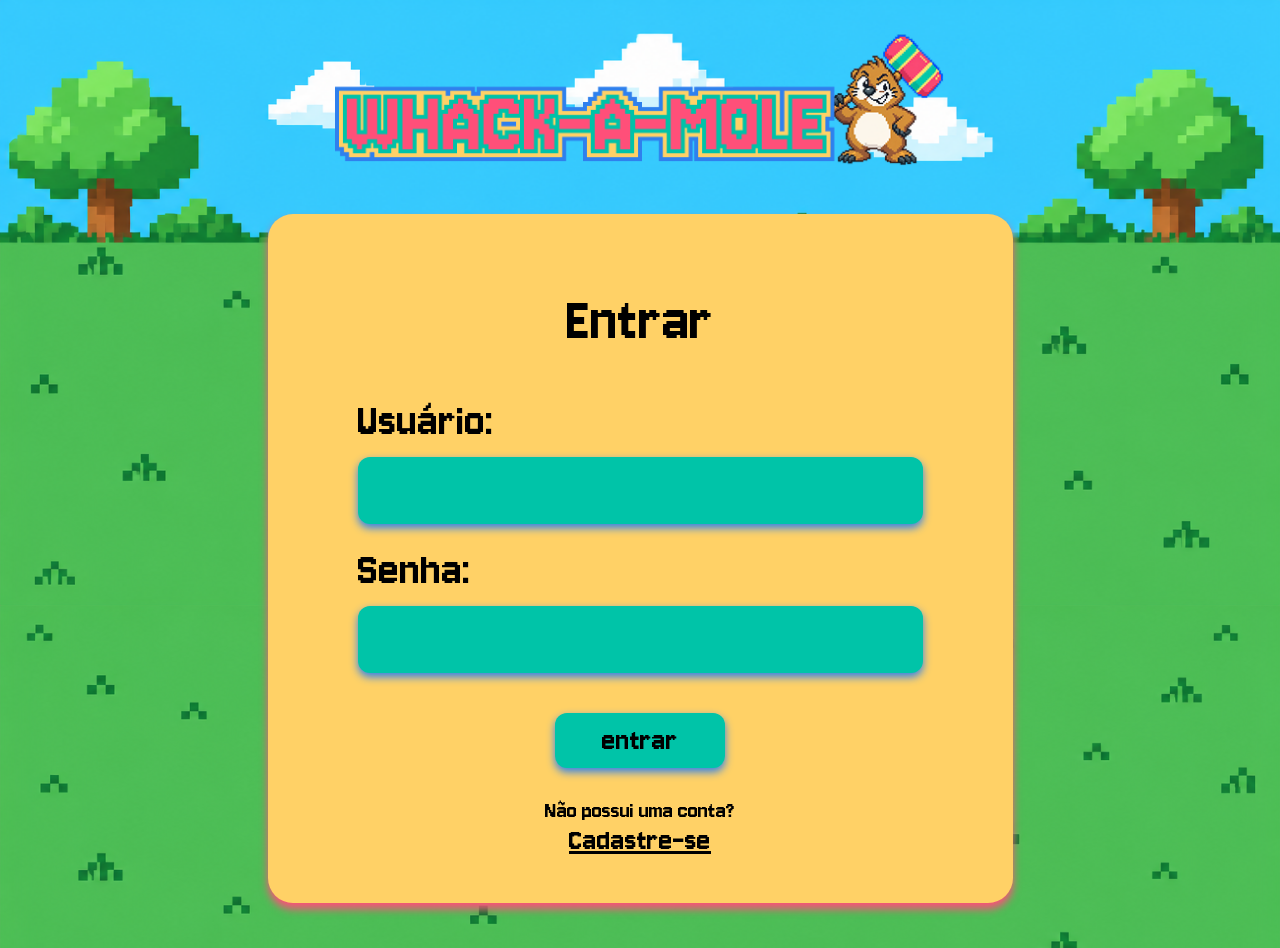
<file: index.html>
<!-- Planejamento dessa pagina:
 LOGO / NOME DO JOGO

Entrar

Usuário
[________________]

Senha
[________________]

[ Entrar ]

Ainda não possui uma conta?
Cadastre-se
-->
<!DOCTYPE html> 
<html lang="pt-br">
    <head>
        <meta name="viewport" content="width=device-width, initial-scale=1.0">
        <meta charset="UTF-8">
        <title>Whack-a-Mole</title>
        <link rel="stylesheet" href="style.css">
        <link rel="icon" href="imagens/icon.png">
        <link rel="preconnect" href="https://fonts.googleapis.com">
        <link rel="preconnect" href="https://fonts.gstatic.com" crossorigin>
        <link href="https://fonts.googleapis.com/css2?family=Jersey+10&display=swap" rel="stylesheet">
    </head>
    <body>
        <header class="cabecalho">
            <img class="logo" src="imagens/logo.png" alt="Whack-a-Mole">
        </header>
        <main class="caixa">
                <h1>Entrar</h1>
                <form class="form">
                    <div class="campo">
                        <label for="usuario">Usuário:</label>
                        <input type="text" id="usuario" name="usuario" required>
                    </div>
                    <div class="campo">
                        <label for="senha">Senha:</label>
                        <input type="password" id="senha" name="senha" required>
                    </div>
                    <a href="novo-jogo.html">entrar</a>
                </form>
                <section class="novo-cadastro">
                    <p>Não possui uma conta?</p> 
                    <a href="cadastro.html">Cadastre-se</a>
                </section>
        </main>
    </body>
</html>
</file>
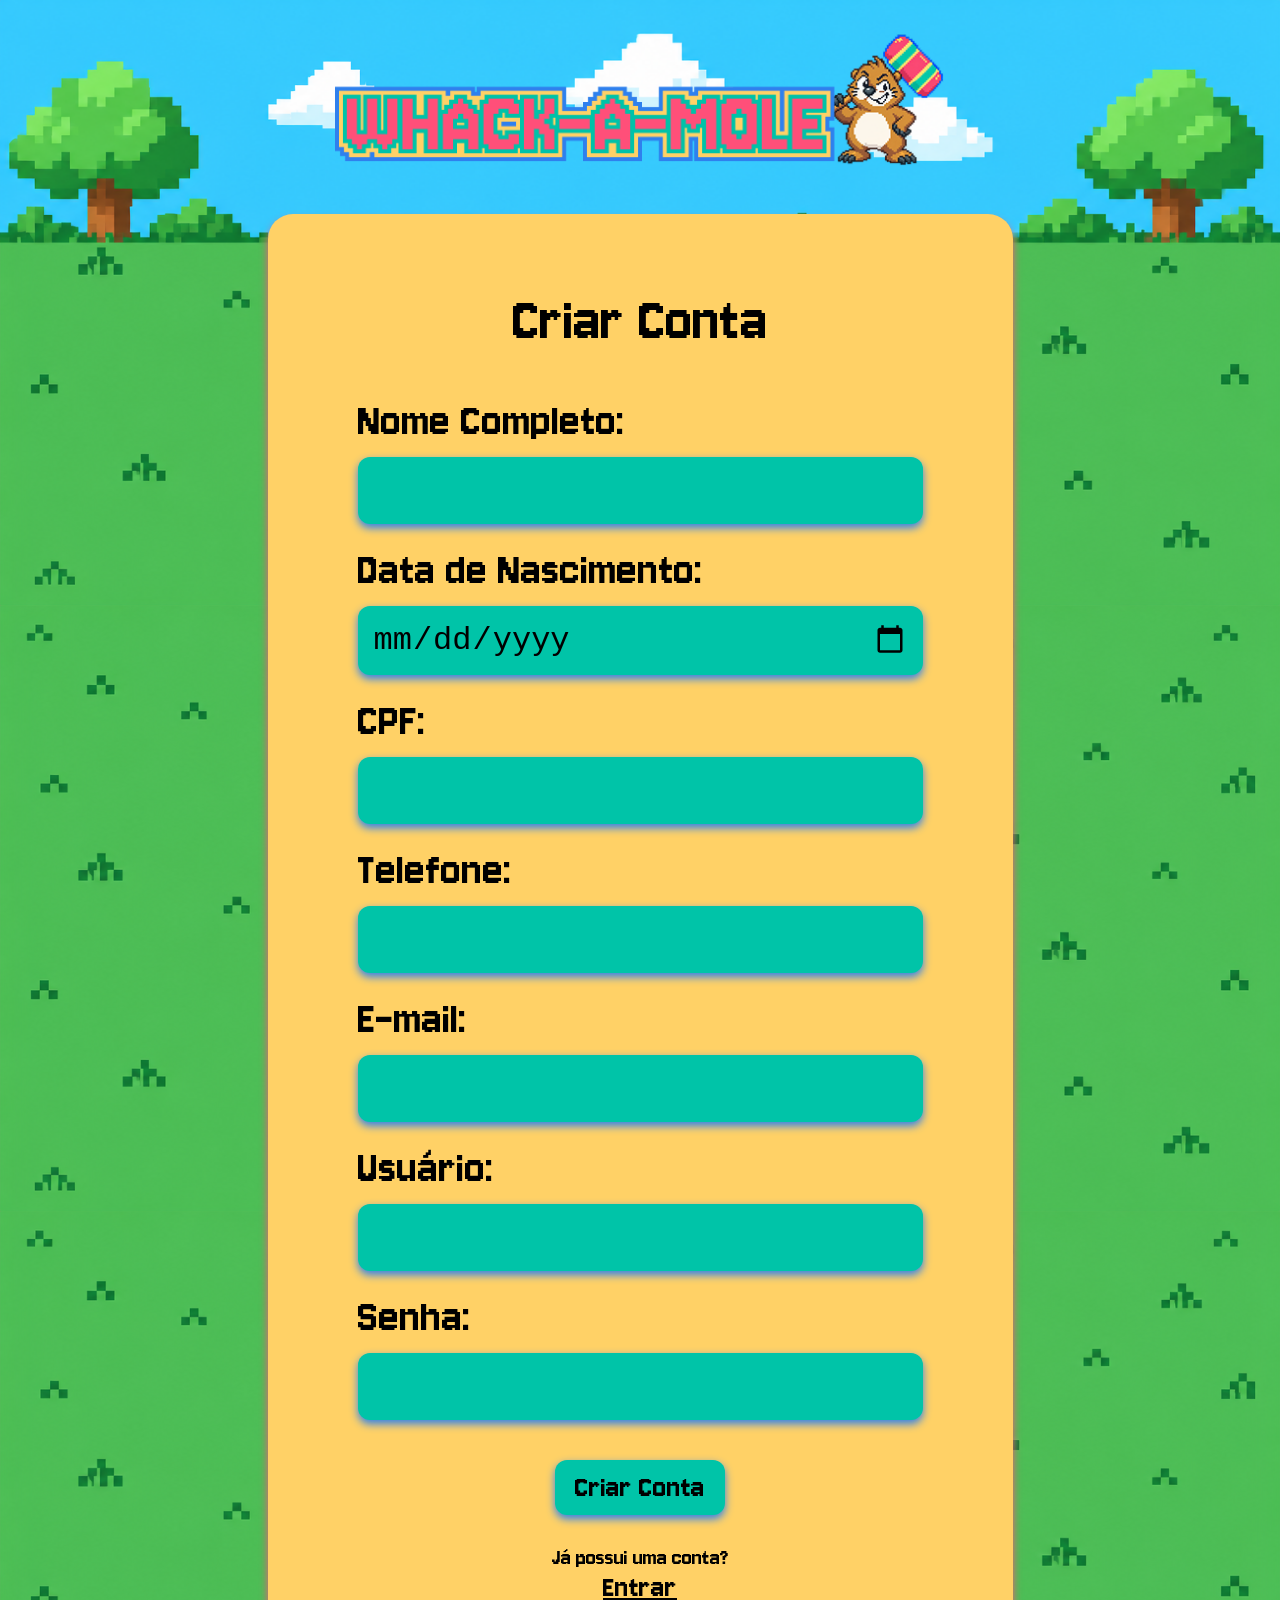
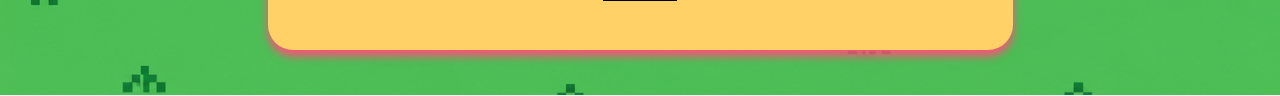
<file: cadastro.html>
<!-- Planejamento dessa pagina:
CRIAR CONTA

Nome completo
[________________________]

Data de nascimento
[____________]

Telefone
[____________]

E-mail
[________________________]

Username
[________________________]

Senha
[________________________]

[ Criar conta ]

Já possui conta?
Entrar
-->

<!DOCTYPE html> 
<html lang="pt-br">
    <head>
        <meta name="viewport" content="width=device-width, initial-scale=1.0">
        <meta charset="UTF-8">
        <title>Whack-a-Mole</title>
        <link rel="stylesheet" href="style.css">
        <link rel="icon" href="imagens/icon.png">
        <link rel="preconnect" href="https://fonts.googleapis.com">
        <link rel="preconnect" href="https://fonts.gstatic.com" crossorigin>
        <link href="https://fonts.googleapis.com/css2?family=Jersey+10&display=swap" rel="stylesheet">
    </head>
    <body>
        <header class="cabecalho">
            <img class="logo" src="imagens/logo.png" alt="Whack-a-Mole">
        </header>
        <main class="caixa">
                <h1>Criar Conta</h1>
                <form class="form">
                    <div class="campo">
                        <label for="nome">Nome Completo:</label>
                        <input type="text" id="nome" name="nome" required>
                    </div>
                    <div class="campo">
                        <label for="data">Data de Nascimento:</label>
                        <input type="date" id="data" name="data" required>
                    </div>
                    <div class="campo">
                        <label for="cpf">CPF:</label>
                        <input type="text" id="cpf" name="cpf" required>
                    </div>
                    <div class="campo">
                        <label for="telefone">Telefone:</label>
                        <input type="tel" id="telefone" name="telefone" required>
                    </div>
                    <div class="campo">
                        <label for="E-mail">E-mail:</label>
                        <input type="email" id="E-mail" name="E-mail" required>
                    </div>
                    <div class="campo">
                        <label for="usuario">Usuário:</label>
                        <input type="text" id="usuario" name="usuario" required>
                    </div>
                    <div class="campo">
                        <label for="senha">Senha:</label>
                        <input type="password" id="senha" name="senha" required>
                    </div>
                    <a href="index.html">Criar Conta</a>
                </form>
                <section class="possui-conta">
                    <p>Já possui uma conta?</p> 
                    <a href="index.html">Entrar</a>
                </section>
        </main>
    </body>
</html>
</file>
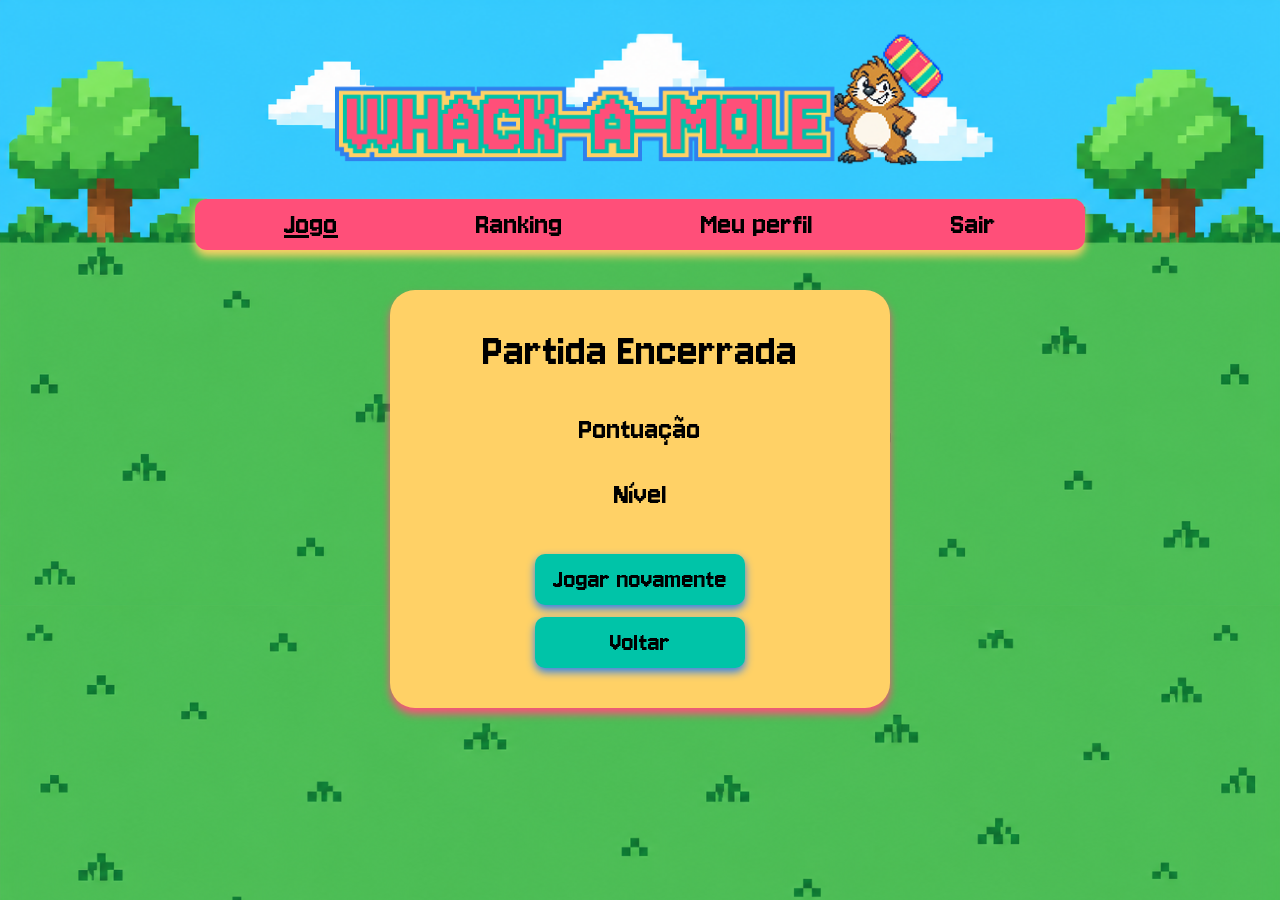
<file: fim-jogo.html>
<!DOCTYPE html> 
<html lang="pt-br">
    <head>
        <meta name="viewport" content="width=device-width, initial-scale=1.0">
        <meta charset="UTF-8">
        <title>Whack-a-Mole</title>
        <link rel="stylesheet" href="style.css">
        <link rel="icon" href="imagens/icon.png">
        <link rel="preconnect" href="https://fonts.googleapis.com">
        <link rel="preconnect" href="https://fonts.gstatic.com" crossorigin>
        <link href="https://fonts.googleapis.com/css2?family=Jersey+10&display=swap" rel="stylesheet">
        <script src="fluxo-jogo.js" defer></script>
    </head>
    <body>
        <header class="cabecalho">
            <img class="logo" src="imagens/logo.png" alt="Whack-a-Mole">

            <nav class="menu">
                <a href="novo-jogo.html" class="ativo">Jogo</a>
                <a href="ranking.html">Ranking</a>
                <a href="perfil.html" >Meu perfil</a>
                <a href="index.html">Sair</a>
            </nav>
        </header>
        <main class="caixa fim-jogo">
            <h1>Partida Encerrada</h1>
            <div class="resultado">
                <h2>Pontuação</h2>
                <p id="resultado-pontuacao">0</p>

                <h2>Nível</h2>
                <p id="resultado-nivel">1</p>
            </div>
            <div class="botoes-fim">
                <a href="novo-jogo.html"
                    id="jogar-novamente"
                    class="botao-fim">
                    Jogar novamente
                </a>
                <a href="novo-jogo.html" class="botao-fim">
                    Voltar
                </a>
            </div>
        </main>
    </body>
</html>
</file>
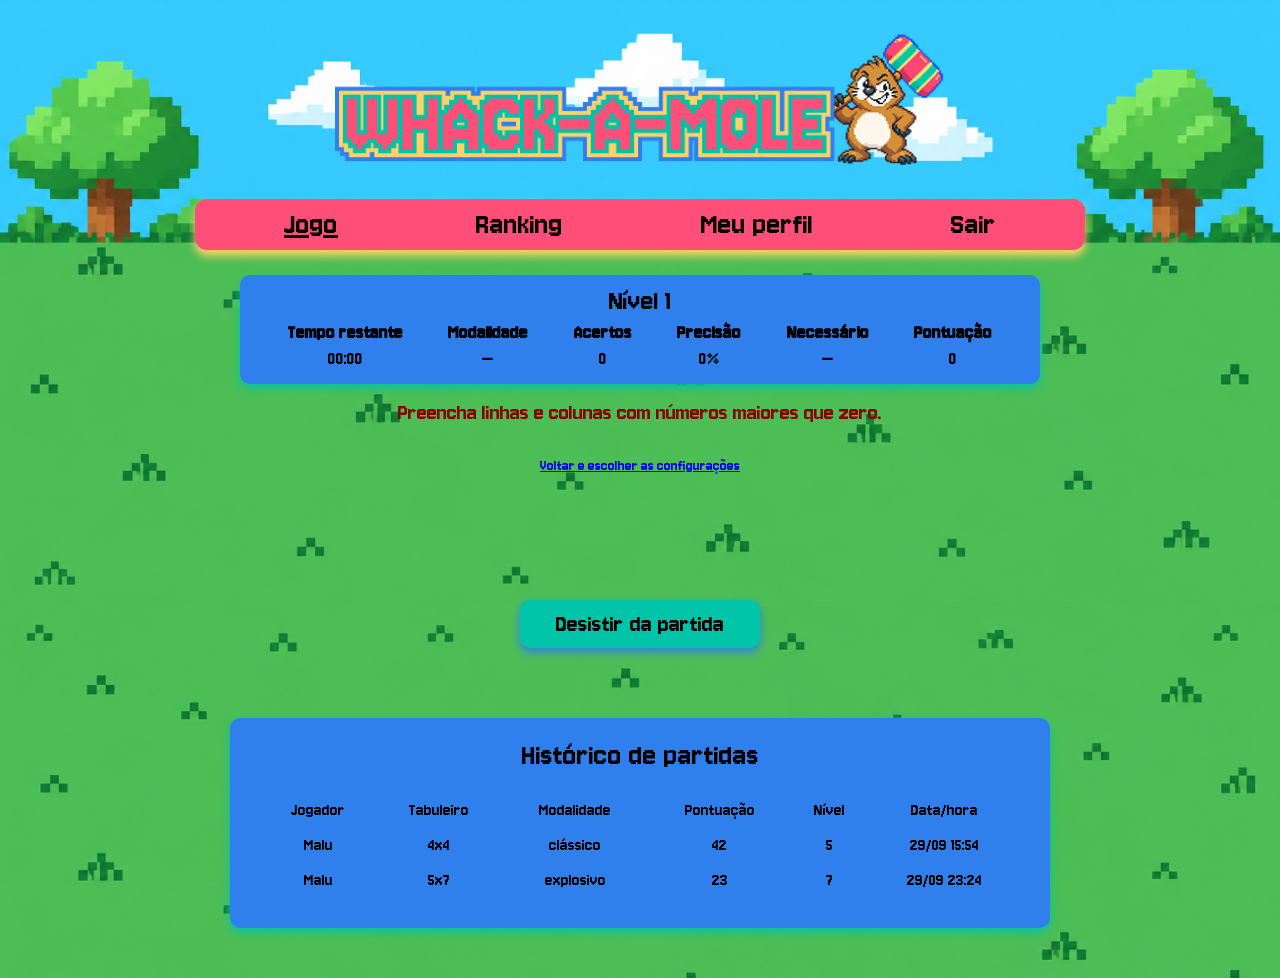
<file: jogo.html>
<!DOCTYPE html> 
<html lang="pt-br">
    <head>
        <meta name="viewport" content="width=device-width, initial-scale=1.0">
        <meta charset="UTF-8">
        <title>Whack-a-Mole</title>
        <link rel="stylesheet" href="style.css">
        <link rel="icon" href="imagens/icon.png">
        <link rel="preconnect" href="https://fonts.googleapis.com">
        <link rel="preconnect" href="https://fonts.gstatic.com" crossorigin>
        <link href="https://fonts.googleapis.com/css2?family=Jersey+10&display=swap" rel="stylesheet">
        <script src="script.js" defer></script>
        <script src="pontuacao.js" defer></script>
        <script src="personagens.js" defer></script>
        <script src="niveis.js" defer></script>
        <script src="fluxo-jogo.js" defer></script>
        
    </head>
    <body>
        <header class="cabecalho">
            <img class="logo" src="imagens/logo.png" alt="Whack-a-Mole">

            <nav class="menu">
                <a href="novo-jogo.html" class="ativo">Jogo</a>
                <a href="ranking.html">Ranking</a>
                <a href="perfil.html" >Meu perfil</a>
                <a href="index.html">Sair</a>
            </nav>
        </header>
        <main>
             <section class="jogo">
            <section class="painel-jogo">
                <h1 id="nivel-jogo">Nível 1</h1>
                <div class="informacoes-jogo">
             <div>
       <p>Tempo restante</p>
       <p id="tempo-restante">00:00</p>
                </div>
                <div>
                    <p>Modalidade</p>
                    <p id="modalidade-jogo">—</p>
                </div>
                <div>
                    <p>Acertos</p>
                    <p id="acertos-jogo">0</p>
                </div>
                <div>
                    <p>Precisão</p>
                    <p id="precisao-jogo">0%</p>
                </div>
                <div>
                    <p>Necessário</p>
                    <p id="necessario-jogo">—</p>
                </div>
                </div>
                </section>

            <p
                id="mensagem-erro"
                class="mensagem-erro"
                role="alert">
            </p>

            <p id="voltar-configuracao" hidden>
                <a href="novo-jogo.html">
                    Voltar e escolher as configurações
                </a>
            </p>

            <div id="mensagem-transicao" class="mensagem-transicao" hidden>
                <p id="texto-transicao" role="status"></p>
                <button id="botao-proximo-nivel" type="button">
                    Começar próximo nível
                </button>
            </div>

            <div class="area-tabuleiro">
                <div
                    id="tabuleiro"
                    class="tabuleiro"
                    data-demo-autostart="false"
                    role="group"
                    aria-label="Tabuleiro do jogo">
                </div>
            </div>

            <a href="novo-jogo.html" class="botao-desistir">
                Desistir da partida
            </a>
            <section class="historico">
                <h2>Histórico de partidas</h2>
                <table>
                    <tr class="titulo-historico">
                        <td>Jogador</td>
                        <td>Tabuleiro</td>
                        <td>Modalidade</td>
                        <td>Pontuação</td>
                        <td>Nível</td>
                        <td>Data/hora</td>
                    </tr>
                    <tr>
                        <td>Malu</td>
                        <td>4x4</td>
                        <td>clássico</td>
                        <td>42</td>
                        <td>5</td>
                        <td>29/09 15:54</td>
                    </tr>
                    <tr>
                        <td>Malu</td>
                        <td>5x7</td>
                        <td>explosivo</td>
                        <td>23</td>
                        <td>7</td>
                        <td>29/09 23:24</td>
                    </tr>
                </table>
            </section>

        </section>
        </main>
    </body>
</html>
</file>
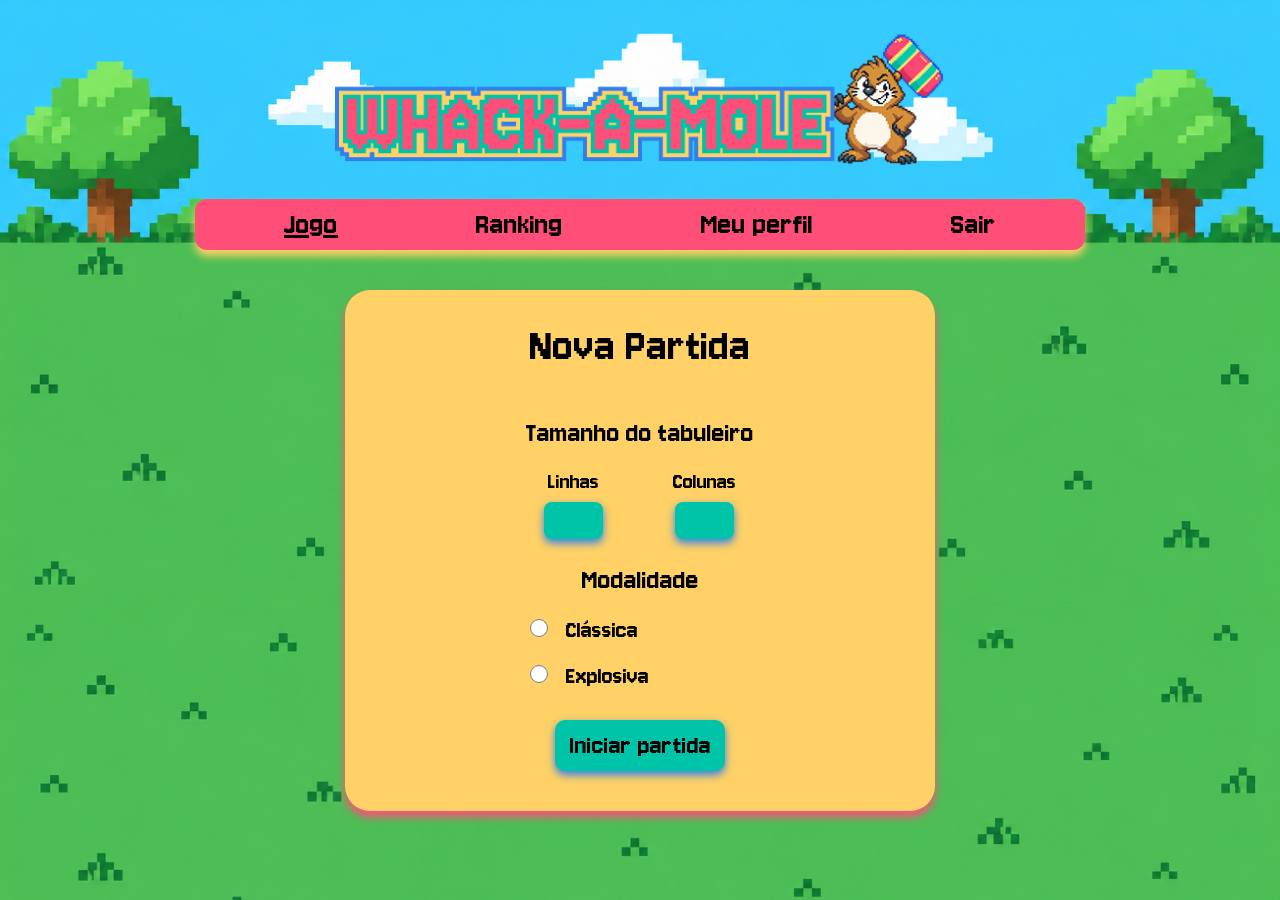
<file: novo-jogo.html>
<!DOCTYPE html> 
<html lang="pt-br">
    <head>
        <meta name="viewport" content="width=device-width, initial-scale=1.0">
        <meta charset="UTF-8">
        <title>Whack-a-Mole</title>
        <link rel="stylesheet" href="style.css">
        <link rel="icon" href="imagens/icon.png">
        <link rel="preconnect" href="https://fonts.googleapis.com">
        <link rel="preconnect" href="https://fonts.gstatic.com" crossorigin>
        <link href="https://fonts.googleapis.com/css2?family=Jersey+10&display=swap" rel="stylesheet">
        <script src="script.js" defer></script>
    </head>
    <body>
        <header class="cabecalho">
            <img class="logo" src="imagens/logo.png" alt="Whack-a-Mole">

            <nav class="menu">
                <a href="novo-jogo.html" class="ativo">Jogo</a>
                <a href="ranking.html">Ranking</a>
                <a href="perfil.html" >Meu perfil</a>
                <a href="index.html">Sair</a>
            </nav>
        </header>
        <main>
             <section class="caixa novo-jogo">
                <h1>Nova Partida</h1>
                    <form class="form-novo-jogo" id="form-configuracao" novalidate>
                        <h2>Tamanho do tabuleiro</h2>

                        <div class="dimensoes-tabuleiro">
                            <div class="dimensao">
                                <label for="linhas">Linhas</label>

                                <input
                                    type="number"
                                    id="linhas"
                                    name="linhas"
                                    min="1"
                                    max="64"
                                    step="1"
                                    required>
                            </div>

                            <div class="dimensao">
                                <label for="colunas">Colunas</label>

                                <input
                                    type="number"
                                    id="colunas"
                                    name="colunas"
                                    min="1"
                                    max="64"
                                    step="1"
                                    required>
                            </div>
                        </div>

                        <h2>Modalidade</h2>

                        <div class="modalidades">
                            <div class="modalidade">
                                <input
                                    type="radio"
                                    id="classica"
                                    name="modalidade"
                                    value="classica">

                                <label for="classica">Clássica</label>
                            </div>

                            <div class="modalidade">
                                <input
                                    type="radio"
                                    id="explosiva"
                                    name="modalidade"
                                    value="explosiva">

                                <label for="explosiva">Explosiva</label>
                            </div>
                        </div>

                        <p
                            id="mensagem-erro"
                            class="mensagem-erro"
                            role="alert">
                        </p>

                        <button type="submit" class="botao-iniciar">
                            Iniciar partida
                        </button>
                    </form>
            </section>
        </main>
    </body>
</html>
</file>
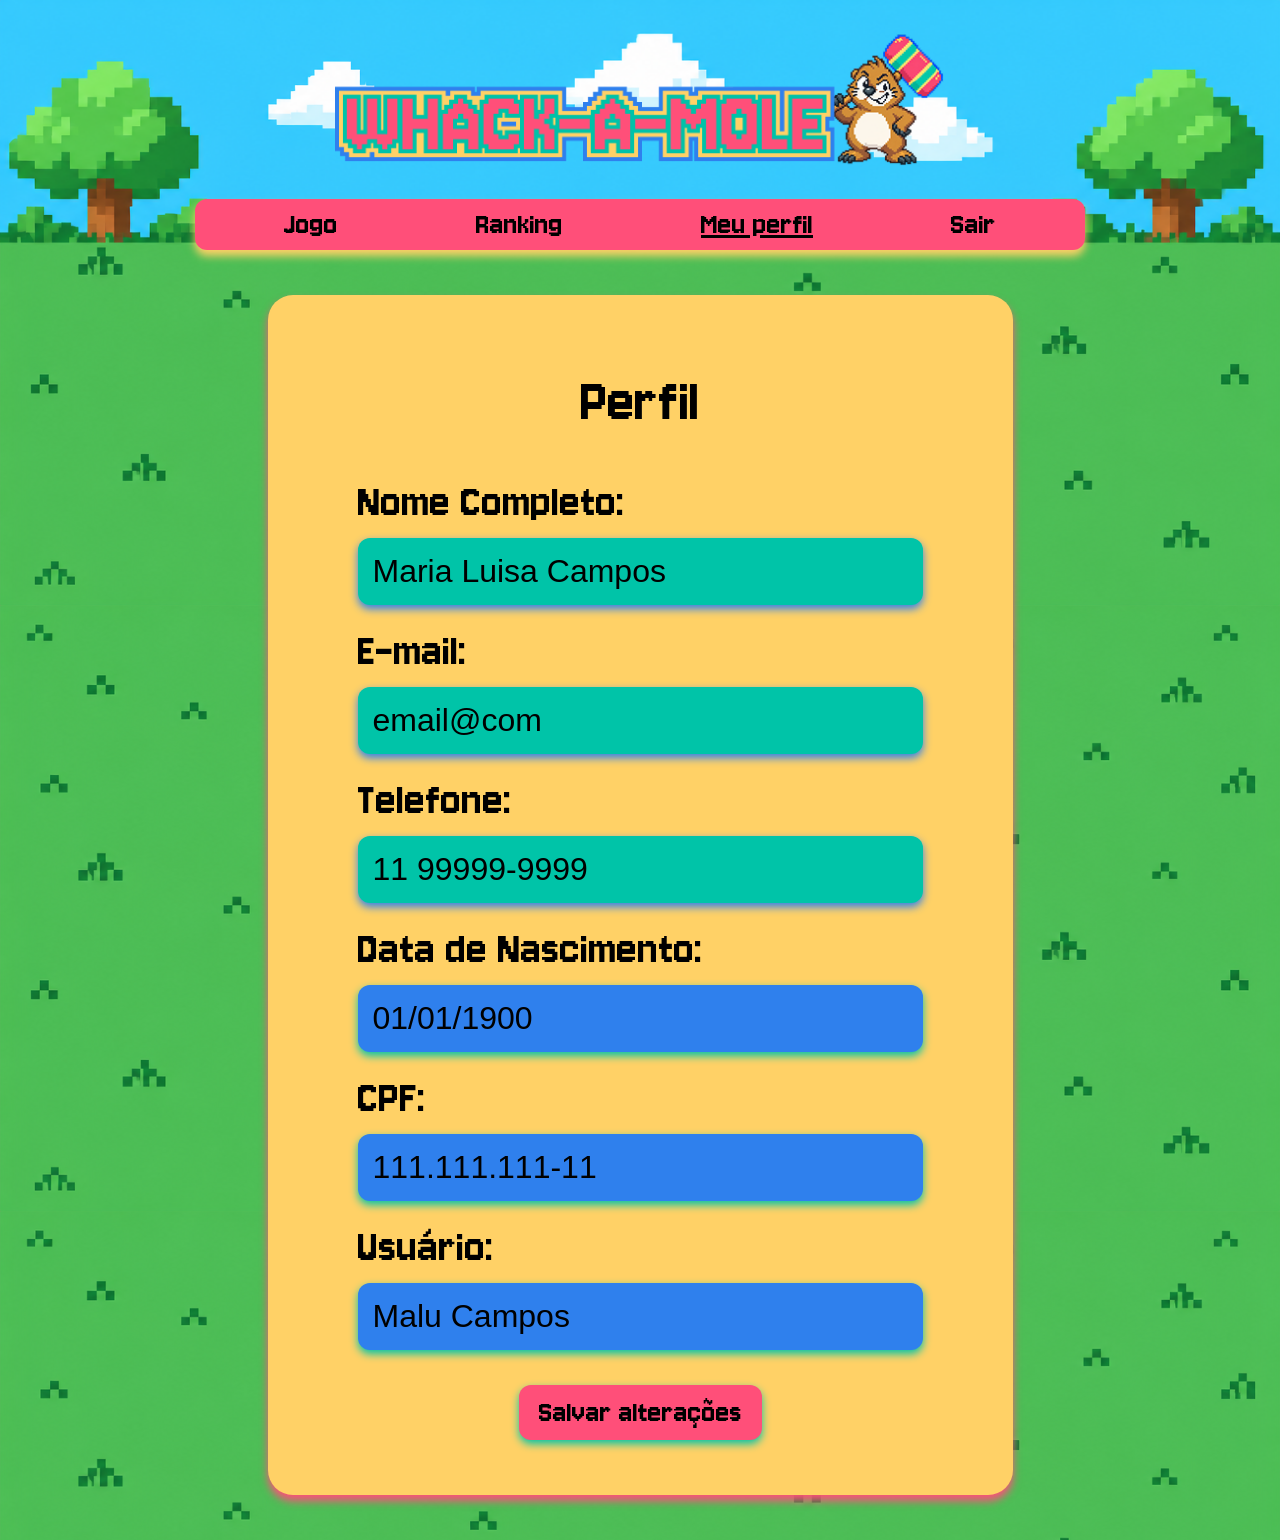
<file: perfil.html>
<!-- Planejamento dessa pagina:
 MEU PERFIL

Nome completo
[ Nome ]

E-mail
[ email@email.com ]

Telefone
[ 19 99999-9999 ]

Data de nascimento
[ 01/01/2000 ]        ← desabilitado

CPF
[ 000.000.000-00 ]    ← desabilitado

Username
[ malu123 ]           ← desabilitado

(disabled nos campos que não são editáveis.)

[ Salvar alterações ]
-->
<!DOCTYPE html> 
<html lang="pt-br">
    <head>
        <meta name="viewport" content="width=device-width, initial-scale=1.0">
        <meta charset="UTF-8">
        <title>Whack-a-Mole</title>
        <link rel="stylesheet" href="style.css">
        <link rel="icon" href="imagens/icon.png">
        <link rel="preconnect" href="https://fonts.googleapis.com">
        <link rel="preconnect" href="https://fonts.gstatic.com" crossorigin>
        <link href="https://fonts.googleapis.com/css2?family=Jersey+10&display=swap" rel="stylesheet">
    </head>
    <body>
        <header class="cabecalho">
            <img class="logo" src="imagens/logo.png" alt="Whack-a-Mole">

            <nav class="menu">
                <a href="novo-jogo.html">Jogo</a>
                <a href="ranking.html">Ranking</a>
                <a href="perfil.html" class="ativo">Meu perfil</a>
                <a href="index.html">Sair</a>
            </nav>
        </header>
        <main class="caixa perfil">
            <h1>Perfil</h1>

            <form class="form perfil-form">
                <div class="campo">
                    <label for="nome">Nome Completo:</label>
                    <input type="text" id="nome" name="nome" value="Maria Luisa Campos">
                </div>

                <div class="campo">
                    <label for="email">E-mail:</label>
                    <input type="email" id="email" name="email" value="email@com">
                </div>

                <div class="campo">
                    <label for="telefone">Telefone:</label>
                    <input type="tel" id="telefone" name="telefone" value="11 99999-9999">
                </div>

                <div class="campo">
                    <label for="data">Data de Nascimento:</label>
                    <input class="nao-editavel"
                        type="text"
                        id="data"
                        name="data"
                        value="01/01/1900"
                        readonly>
                </div>

                <div class="campo">
                    <label for="cpf">CPF:</label>
                    <input class="nao-editavel"
                        type="text"
                        id="cpf"
                        name="cpf"
                        value="111.111.111-11"
                        readonly>
                </div>

                <div class="campo">
                    <label for="usuario">Usuário:</label>
                    <input class="nao-editavel"
                        type="text"
                        id="usuario"
                        name="usuario"
                        value="Malu Campos"
                        readonly>
                </div>
                <a href="perfil.html" class="botao-salvar">Salvar alterações</a>
            </form>
        </main>
    </body>
</html>
</file>
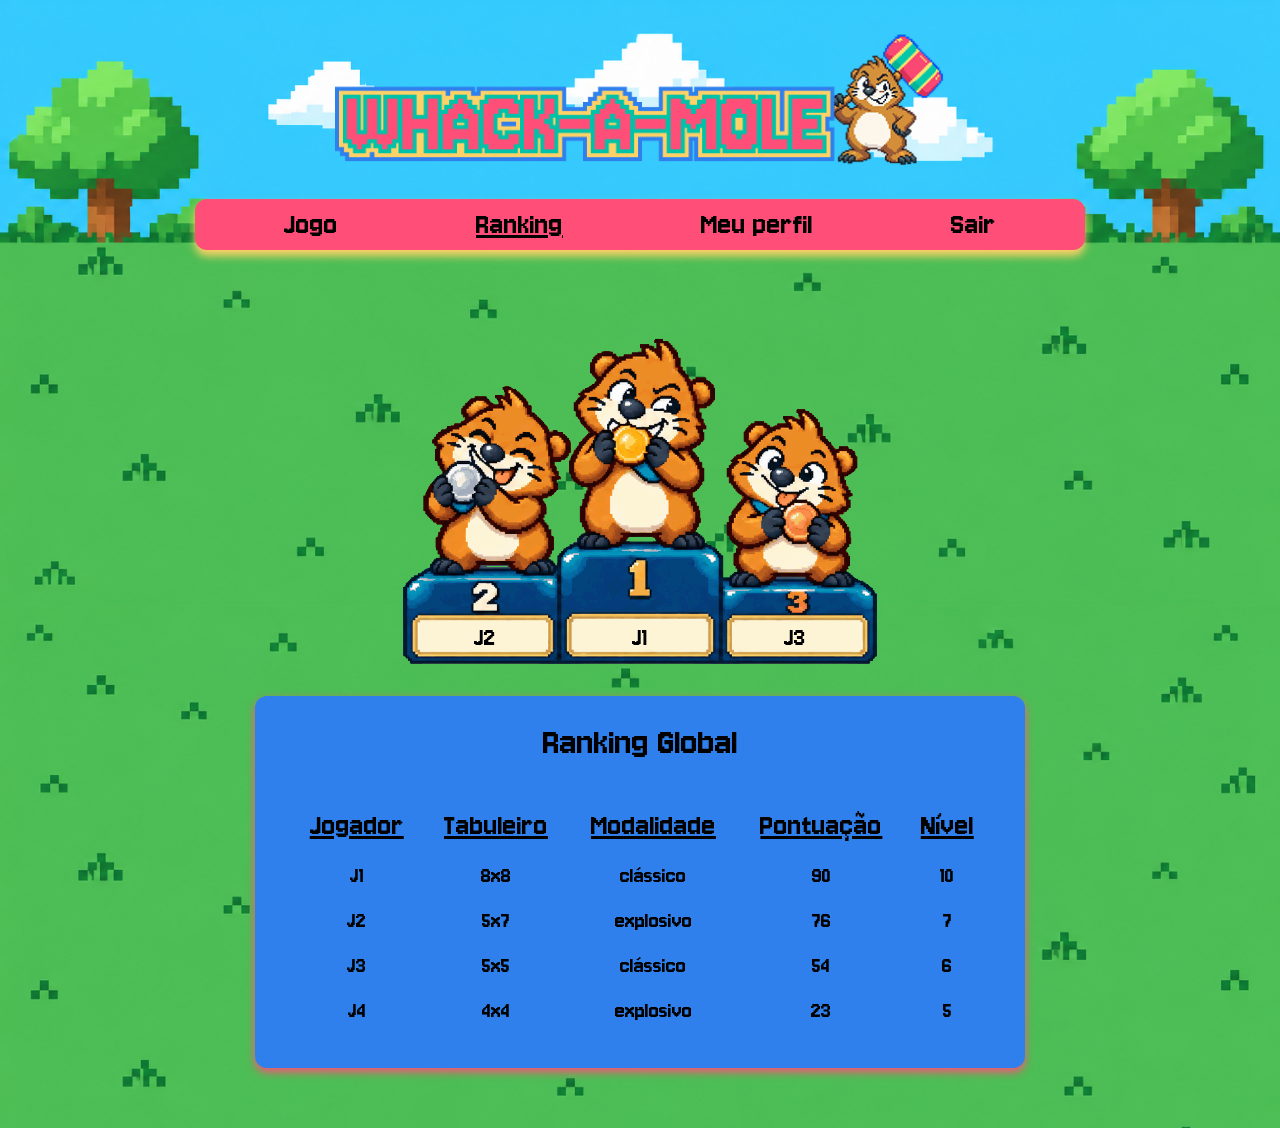
<file: ranking.html>
<!-- planejamento dessa pagina:
 RANKING GLOBAL

         🥇 jogador01
🥈 jogador02     🥉 jogador03

        tabela completa

#   Jogador       Modalidade    Tabuleiro   Pontuação    Nível
1   jogador01     Explosiva     8x8         93           12
2   jogador02     Clássica      6x6         87           11
3   jogador03     Explosiva     4x8         74           10
...
-->
<!DOCTYPE html> 
<html lang="pt-br">
    <head>
        <meta name="viewport" content="width=device-width, initial-scale=1.0">
        <meta charset="UTF-8">
        <title>Whack-a-Mole</title>
        <link rel="stylesheet" href="style.css">
        <link rel="icon" href="imagens/icon.png">
        <link rel="preconnect" href="https://fonts.googleapis.com">
        <link rel="preconnect" href="https://fonts.gstatic.com" crossorigin>
        <link href="https://fonts.googleapis.com/css2?family=Jersey+10&display=swap" rel="stylesheet">
    </head>

    <body>
        <header class="cabecalho">
            <img class="logo" src="imagens/logo.png" alt="Whack-a-Mole">

            <nav class="menu">
                <a href="novo-jogo.html">Jogo</a>
                <a href="ranking.html" class="ativo">Ranking</a>
                <a href="perfil.html">Meu perfil</a>
                <a href="index.html">Sair</a>
            </nav>
        </header>
        
        <main class="ranking">
                <div class="podio-container">
                        <img class="podio" src="imagens/podium.gif" alt="Pódio dos três melhores jogadores">
                        <div class="nomes-podio">
                                <div class="nome-j2">J2</div>
                                <div class="nome-j1">J1</div>
                                <div class="nome-j3">J3</div>
                        </div>
                </div>

                <section class="ranking-global">
                        <h1>Ranking Global</h1>
                        <table>
                                <tr>
                                        <td class="titulo-tabela">Jogador</td>
                                        <td class="titulo-tabela">Tabuleiro</td>
                                        <td class="titulo-tabela">Modalidade</td>
                                        <td class="titulo-tabela">Pontuação</td>
                                        <td class="titulo-tabela">Nível</td>
                                </tr>

                                <tr>
                                        <td>J1</td>
                                        <td>8x8</td>
                                        <td>clássico</td>
                                        <td>90</td>
                                        <td>10</td>
                                </tr>

                                <tr>
                                        <td>J2</td>
                                        <td>5x7</td>
                                        <td>explosivo</td>
                                        <td>76</td>
                                        <td>7</td>
                                </tr>

                                <tr>
                                        <td>J3</td>
                                        <td>5x5</td>
                                        <td>clássico</td>
                                        <td>54</td>
                                        <td>6</td>
                                </tr>

                                <tr>
                                        <td>J4</td>
                                        <td>4x4</td>
                                        <td>explosivo</td>
                                        <td>23</td>
                                        <td>5</td>
                                </tr>
                        </table>
                </section>

        </main>
    </body>
</html>
</file>
<file: style.css>
body {
    margin: 0;
    font-family: "Jersey 10", sans-serif;
    background-image: url("imagens/fundo-topo.png"), url("imagens/grama.png");
    background-repeat: no-repeat, repeat-y;
     background-size: 100% auto, 100% auto;
    color: #000;
}

.cabecalho {
    display: flex;
    flex-direction: column;
    align-items: center;
    gap: 30px;
    padding-top: 30px;
}

.menu {
    display: flex;
    justify-content: space-around;
    align-items: center;
    width: 70%;
    max-width: 850px;
    background-color: #ff4f79;
    border-radius: 12px;
    box-shadow: 0 6px 8px #ffd166;
    padding: 8px 20px;
}

.menu a {
    color: #000;
    text-decoration: none;
    font-size: 32px;
}

.menu a.ativo {
    text-decoration: underline;
}

.logo {
    width: 610px;
    max-width: 650px;
}

.caixa {
    width: 565px;
    margin: 45px auto;
    background-color: #ffd166;
    border-radius: 25px;
    padding: 30px 90px 45px 90px;
    box-shadow: 0 6px 8px #ff4f79;
}

.caixa h1 {
    font-size: 64px;
    font-weight: 400;
    text-align: center;
    margin-bottom: 40px;
}

.form {
    display: flex;
    flex-direction: column;
    gap:20px ;
}

.campo {
    display: flex;
    flex-direction: column;
    gap: 10px;
}

.campo label {
    font-size: 48px;
    font-weight: 400;
}

.campo input {
    background-color: #00c4a8;
    padding: 15px;
    border-radius: 12px;
    font-size: 32px;
    border: none;
    box-shadow: 0 4px 8px #2f80ed;
}

.campo input.nao-editavel {
    background-color: #2f80ed;
    box-shadow: 0 4px 8px #00c4a8;
}

.form a {
    margin: 20px 0 10px;
    display: inline-block;
    align-self: center;
    background-color:  #00c4a8;
    color: #000000;
    width: 150px;
    padding: 10px;
    border-radius: 12px;
    font-size: 32px;
    text-decoration: none;
    text-align: center;
    font-weight: 400;
    box-shadow: 0 4px 8px #2f80ed;
}

.novo-cadastro {
    display: flex;
    flex-direction: column;
    justify-content: center;
    align-items: center;
    gap: 0;
    margin-top: 20px;
}

.novo-cadastro p {
    margin: 0;
    font-size: 24px;
}

.novo-cadastro a {
    color: #000;
    font-weight: 400;
    font-size: 32px;
}

.possui-conta {
    display: flex;
    flex-direction: column;
    justify-content: center;
    align-items: center;
    gap: 0;
    margin-top: 20px;
}

.possui-conta p {
    margin: 0;
    font-size: 24px;
}

.possui-conta a {
    color: #000;
    font-weight: 400;
    font-size: 32px;
}

.form a.botao-salvar {
    align-self: center;
    margin-top: 15px;
    padding: 10px 20px;
    background-color: #ff4f79;
    color: #000;
    border: none;
    border-radius: 12px;
    width: auto;
    font-family: "Jersey 10", sans-serif;
    font-size: 32px;
    box-shadow: 0 4px 8px #00c4a8;
}

.ranking {
    display: flex;
    flex-direction: column;
    align-items: center;
}

.podio {
    width: 420px;
    max-width: 80%;
    margin-top: 40px;
}

.ranking-global {
    width: 700px;
    max-width: 80%;
    margin: 20px auto 60px;
    padding: 25px 35px 35px;
    background-color: #2f80ed;
    border-radius: 12px;
    box-shadow: 0 4px 8px #ff4f79;
}

.ranking-global h1 {
    margin-top: 0;
    text-align: center;
    font-size: 40px;
    font-weight: 400;
}

.ranking-global table {
    width: 100%;
    border-collapse: collapse;
}

.ranking-global th,
.ranking-global td {
    padding: 10px;
    text-align: center;
    font-size: 24px;
    font-weight: 400;
}

td.titulo-tabela {
    font-size: 32px;
    text-decoration: underline;
}

.podio-container {
    position: relative;
    width: 520px;
    margin: 40px auto 0;
}

.podio {
    width: 520px;
    max-width: 520px;
    display: block;
}

.nomes-podio {
    position: absolute;
    bottom: 24px;
    left: 0;
    width: 100%;
    display: grid;
    grid-template-columns: 1fr 1fr 1fr;
    text-align: center;
    font-size: 27px;
}

.nome-j2 {
    position: relative;
    left: 18px;
}

.nome-j1 {
    position: relative;
}

.nome-j3 {
    position: relative;
    left: -18px;
}


.novo-jogo {
    width: 500px;
    padding: 30px 45px 40px;
    margin: 40px auto;
}

.novo-jogo h1 {
    text-align: center;
    font-size: 48px;
    font-weight: 400;
    margin-top: 0;
    margin-bottom: 45px;
}

.form-novo-jogo h2 {
    text-align: center;
    font-size: 30px;
    font-weight: 400;
    margin-top: 25px;
    margin-bottom: 20px;
}

.dimensoes-tabuleiro {
    display: flex;
    justify-content: center;
    gap: 70px;
}

.dimensao {
    display: flex;
    flex-direction: column;
    align-items: center;
}

.dimensao label {
    font-size: 24px;
    margin-bottom: 8px;
}

.dimensao input {
    width: 55px;
    height: 35px;
    background-color: #00c4a8;
    border: none;
    border-radius: 8px;
    font-family: "Jersey 10", sans-serif;
    font-size: 24px;
    text-align: center;
    box-shadow: 0 4px 8px #2f80ed;
}

.modalidades {
    width: 230px;
    margin: 0 auto 30px;
}

.modalidade {
    margin-bottom: 18px;
    font-size: 26px;
}

.modalidade input {
    width: 18px;
    height: 18px;
    margin-right: 12px;
    accent-color: #00c4a8;
}

.botao-iniciar {
    display: block;
    width: 170px;
    margin: 20px auto 0;
    padding: 10px;

    background-color: #00c4a8;
    color: #000;

    border: none;
    border-radius: 10px;

    text-align: center;
    text-decoration: none;

    font-family: inherit;
    font-size: 28px;

    box-shadow: 0 4px 8px #2f80ed;
    cursor: pointer;
}

.fim-jogo {
    width: 420px;
    margin: 40px auto;
    padding: 35px 40px 40px;
    text-align: center;
}

.fim-jogo h1 {
    font-size: 48px;
    font-weight: 400;
    margin-top: 0;
    margin-bottom: 35px;
}

.resultado h2 {
    font-size: 32px;
    font-weight: 400;
    margin-bottom: 10px;
}

.resultado p {
    font-size: 28px;
    margin-top: 0;
    margin-bottom: 30px;
}

.botoes-fim {
    display: flex;
    flex-direction: column;
    align-items: center;
}

a.botao-fim {
    display: block;
    width: 190px;
    margin-top: 12px;
    padding: 10px;
    background-color: #00c4a8;
    box-shadow: 0 4px 8px #2f80ed;
    color: #000;
    border-radius: 10px;
    text-align: center;
    text-decoration: none;
    font-size: 28px;
}

.jogo {
    display: flex;
    flex-direction: column;
    align-items: center;
}

.painel-jogo {
    width: 750px;
    margin-top: 25px;
    padding: 10px 25px;
    background-color: #2f80ed;
    box-shadow: 0 4px 8px #00c4a8;
    border-radius: 10px;
    text-align: center;
}

.painel-jogo h1 {
    margin: 0;
    font-size: 30px;
    font-weight: 400;
}

.informacoes-jogo {
    display: flex;
    justify-content: space-around;
}

.informacoes-jogo p {
    margin: 5px;
    font-size: 20px;
}

.informacoes-jogo div p:first-child {
    font-weight: bold;
}

/* Área que permite rolar quando existem muitas colunas. */
.area-tabuleiro {
    width: calc(100% - 32px);
    max-width: 700px;

    margin: 60px auto 50px;

    overflow-x: auto;
}


/* O número de colunas será definido pelo JavaScript. */
.tabuleiro {
    display: grid;
    gap: 12px;
}


.buraco {
    display: block;
    box-sizing: border-box;

    width: 300px;
    max-width: 100%;
    height: auto;
    margin: 10px auto;
    padding: 0;

    border: none;
    border-radius: 0;
    background: none;
    box-shadow: none;
    clip-path: none;

    cursor: pointer;
}

.buraco img {
    display: block;

    width: 100%;
    height: auto;
    margin: 0;
}

/* Destaca o buraco quando selecionado pelo teclado. */
.buraco:focus-visible {
    outline: 3px solid #2f80ed;
    outline-offset: 2px;
}

/* Aparência das mensagens de erro. */
.mensagem-erro {
    max-width: 700px;
    margin: 16px auto;

    color: #8b0000;
    font-size: 24px;
    text-align: center;
}


/* Não ocupa espaço quando não existe mensagem. */
.mensagem-erro:empty {
    display: none;
}

a.botao-desistir {
    display: block;
    width: 220px;
    padding: 10px;
    margin-bottom: 70px;
    background-color: #00c4a8;
    box-shadow: 0 4px 8px #2f80ed;
    color: #000;
    border-radius: 10px;
    text-decoration: none;
    text-align: center;
    font-size: 26px;
}

.historico {
    width: 760px;
    margin-bottom: 50px;
    padding: 20px 30px 30px;
    background-color: #2f80ed;
    box-shadow: 0 4px 8px #00c4a8;
    border-radius: 10px;
    text-align: center;
}

.historico h2 {
    font-size: 32px;
    font-weight: 400;

    margin-top: 0;
    margin-bottom: 20px;
}

.historico table {
    width: 100%;
    border-collapse: collapse;
}

.historico td {
    padding: 8px;
    text-align: center;
    font-size: 18px;
}

td.titulo-historico {
    font-weight: bold;
    font-size: 20px;
}

/*  Parte do RENAN  */
/* PERSONAGENS DO JOGO */

#tabuleiro .buraco {
    position: relative;
}


/* Imagem fixa do buraco */

.buraco__base {
    position: relative;
    z-index: 1;
}

.buraco__personagem {
    position: absolute;

    z-index: 2;

    left: 50%;
    bottom: 20%;

    width: 68%;
    height: 100%;

    display: flex;
    align-items: flex-end;
    justify-content: center;

    transform: translateX(-50%);

    pointer-events: none;
}


/* Imagens dos personagens */

.buraco__personagem img.personagem {
    display: block;

    width: 100%;
    max-height: 100%;

    margin: 0;

    object-fit: contain;
}

.buraco__personagem img.personagem--toupeira {
    width: auto;
    height: 75%;
}

/* Marmota normal */

.personagem--toupeira {
    width: 100%;
}


/* Bomba normal */

.personagem--bomba {
    width: 80%;
}

.buraco--ocupado .personagem--toupeira {
    animation: marmota-subindo 250ms ease-out forwards;
}

@keyframes marmota-subindo {
    0% {
        transform: translateY(10%);
    }

    100% {
        transform: translateY(-22%);
    }
}

.buraco--saindo .personagem--toupeira {
    animation: marmota-descendo 250ms ease-in forwards;
}

@keyframes marmota-descendo {
    0% {
        transform: translateY(-22%);
    }

    100% {
        transform: translateY(2%);
    }
}


.buraco--ocupado .personagem--bomba {
    animation: bomba-subindo 250ms ease-out forwards;
}

@keyframes bomba-subindo {
    0% {
        transform: translateY(8%);
    }

    100% {
        transform: translateY(-16%);
    }
}

.buraco--saindo .personagem--bomba {
    animation: bomba-descendo 250ms ease-in forwards;
}

@keyframes bomba-descendo {
    0% {
        transform: translateY(-16%);
    }

    100% {
        transform: translateY(2%);
    }
}

.buraco__personagem img.personagem--acerto {
    width: auto;
    height: 75%;
    max-width: none;

    transform: translateY(-18%);
}

.personagem--explosao {
    width: 115%;
}

.mensagem-transicao {
    width: 520px;

    margin: 30px auto;
    padding: 20px;

    background-color: #ffd166;

    border-radius: 20px;

    box-shadow: 0 6px 8px #ff4f79;

    text-align: center;
}

.mensagem-transicao p {
    margin: 0 0 15px;

    font-size: 30px;
}

.mensagem-transicao button {
    padding: 10px 20px;

    background-color: #00c4a8;
    color: #000;

    border: none;
    border-radius: 12px;

    box-shadow: 0 4px 8px #2f80ed;

    font-family: "Jersey 10", sans-serif;
    font-size: 28px;
}

#tabuleiro,
#tabuleiro .buraco {
    cursor: none;
}

.cursor-martelo {
    position: fixed;

    width: 64px;
    height: 64px;

    pointer-events: none;

    z-index: 9999;

    display: none;
}
</file>
